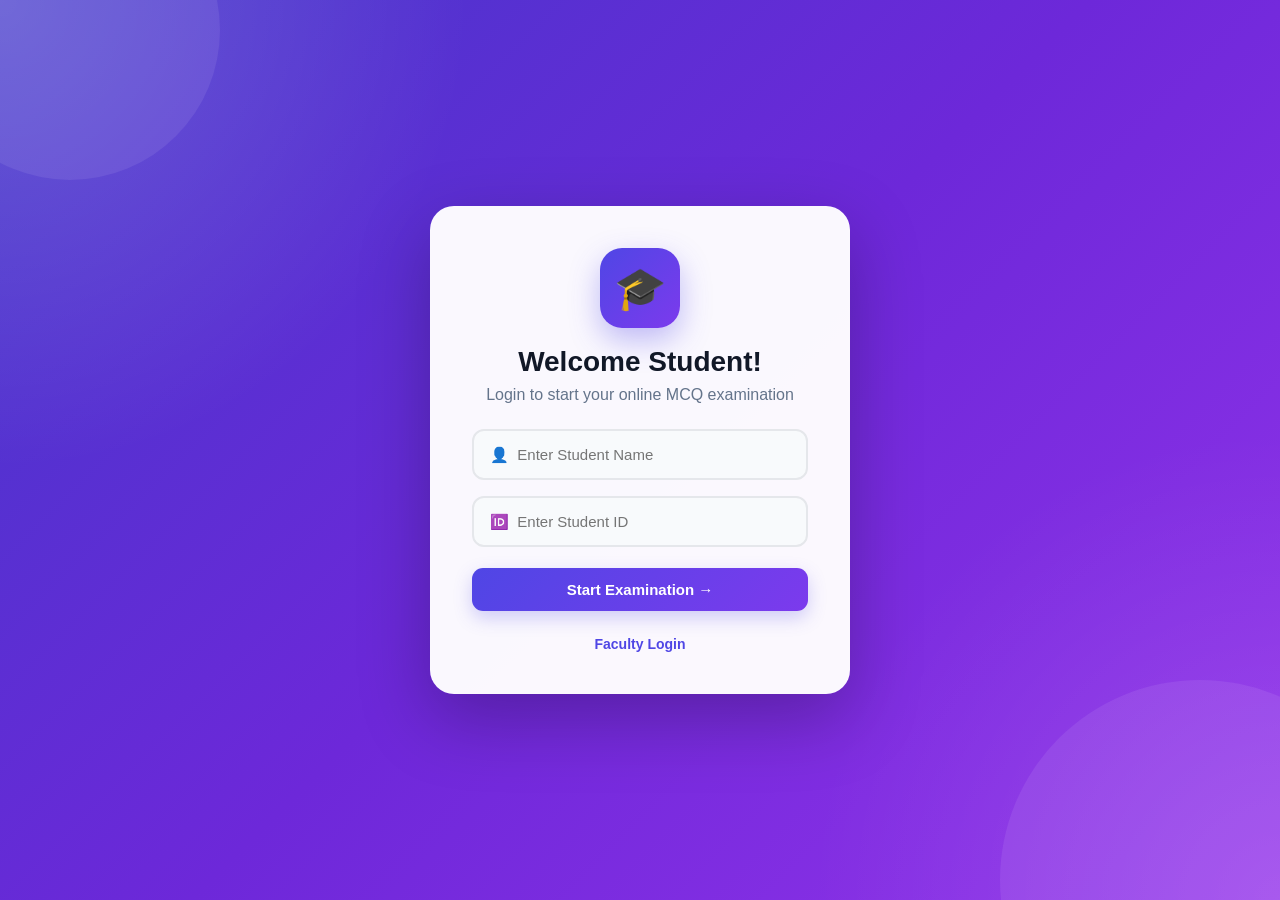
<file: index.html>
<!DOCTYPE html>
<html lang="en">
<head>
    <meta charset="UTF-8">
    <meta name="viewport" content="width=device-width, initial-scale=1.0">

    <title>Student Login | Online Examination</title>

    <link rel="stylesheet" href="style.css">
</head>

<body>

<div class="login-container">

    <div class="login-card">

        <!-- Logo -->
        <div class="logo">
            🎓
        </div>

        <!-- Heading -->
        <h1>Welcome Student!</h1>

        <p>
            Login to start your online MCQ examination
        </p>


        <!-- Student Name -->
        <input
            type="text"
            id="studentName"
            placeholder="👤  Enter Student Name"
            autocomplete="name"
        >


        <!-- Student ID -->
        <input
            type="text"
            id="studentId"
            placeholder="🆔  Enter Student ID"
            autocomplete="off"
        >


        <!-- Login Button -->
        <button onclick="studentLogin()">
            Start Examination →
        </button>


        <!-- Error Message -->
        <p id="errorMessage"></p>


        <!-- Faculty Link -->
        <a
            href="faculty.html"
            class="faculty-link"
        >
            Faculty Login
        </a>

    </div>

</div>


<script>

function studentLogin() {

    const name =
        document.getElementById("studentName")
        .value.trim();

    const id =
        document.getElementById("studentId")
        .value.trim();

    const errorMessage =
        document.getElementById("errorMessage");


    // Clear previous error
    errorMessage.textContent = "";


    // Validate fields
    if (name === "" || id === "") {

        errorMessage.textContent =
            "⚠️ Please enter Student Name and Student ID.";

        errorMessage.style.color = "#dc2626";

        return;
    }


    // Save student details
    localStorage.setItem(
        "studentName",
        name
    );

    localStorage.setItem(
        "studentId",
        id
    );


    // Open exam page
    window.location.href =
        "student.html";
}

</script>

</body>
</html>
</file>
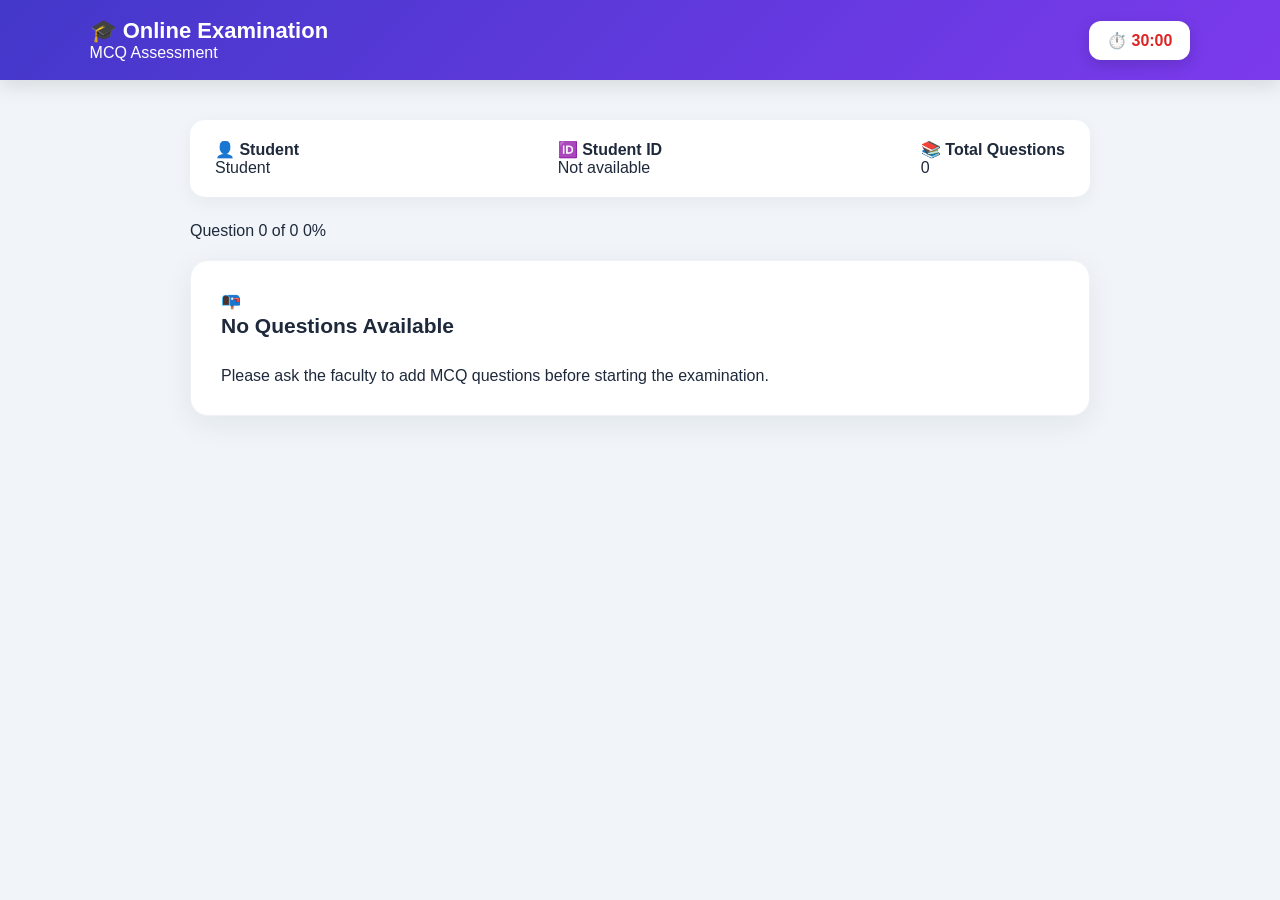
<file: student.html>
<!DOCTYPE html>
<html lang="en">
<head>
    <meta charset="UTF-8">
    <meta name="viewport" content="width=device-width, initial-scale=1.0">

    <title>Online Examination</title>

    <link rel="stylesheet" href="style.css">
</head>

<body>

<!-- =========================
     EXAM HEADER
========================= -->

<header class="exam-header">

    <div>
        <h1>🎓 Online Examination</h1>
        <p>MCQ Assessment</p>
    </div>

    <div class="timer" id="timer">
        ⏱️ 30:00
    </div>

</header>


<!-- =========================
     MAIN
========================= -->

<main class="exam-container">


    <!-- Student Information -->

    <div class="student-info">

        <div>
            <strong>👤 Student</strong>
            <p id="displayName">Loading...</p>
        </div>

        <div>
            <strong>🆔 Student ID</strong>
            <p id="displayId">Loading...</p>
        </div>

        <div>
            <strong>📚 Total Questions</strong>
            <p id="totalQuestions">0</p>
        </div>

    </div>


    <!-- Progress -->

    <div class="exam-progress">

        <div class="progress-info">

            <span id="progressText">
                Question 0 of 0
            </span>

            <span id="progressPercent">
                0%
            </span>

        </div>

        <div class="progress-bar">

            <div
                class="progress-fill"
                id="progressFill">
            </div>

        </div>

    </div>


    <!-- Questions -->

    <div id="examQuestions"></div>


    <!-- Submit -->

    <div class="exam-buttons">

        <button
            id="submitBtn"
            onclick="submitExam()">

            Submit Examination ✓

        </button>

    </div>


    <!-- Result -->

    <div id="result"></div>

</main>


<script>

/* =========================
   LOAD QUESTIONS
========================= */

let questions =
    JSON.parse(
        localStorage.getItem("questions")
    ) || [];


/* =========================
   STUDENT DETAILS
========================= */

const savedName =
    localStorage.getItem("studentName") || "";

const savedId =
    localStorage.getItem("studentId") || "";


document.getElementById("displayName")
    .textContent =
    savedName || "Student";

document.getElementById("displayId")
    .textContent =
    savedId || "Not available";

document.getElementById("totalQuestions")
    .textContent =
    questions.length;


/* =========================
   DISPLAY EXAM
========================= */

function displayExam() {

    const examQuestions =
        document.getElementById("examQuestions");

    examQuestions.innerHTML = "";


    if (questions.length === 0) {

        examQuestions.innerHTML = `

            <div class="question-card empty-exam">

                <div class="empty-icon">
                    📭
                </div>

                <h2>No Questions Available</h2>

                <p>
                    Please ask the faculty to add
                    MCQ questions before starting
                    the examination.
                </p>

            </div>

        `;

        document.getElementById("submitBtn")
            .style.display = "none";

        return;
    }


    questions.forEach((q, index) => {

        const questionDiv =
            document.createElement("div");

        questionDiv.className =
            "question-card exam-question";


        let optionsHTML = "";


        q.options.forEach(
            (option, optionIndex) => {

                optionsHTML += `

                    <label
                        class="option"
                        for="q${index}_${optionIndex}"
                    >

                        <input
                            type="radio"
                            id="q${index}_${optionIndex}"
                            name="question${index}"
                            value="${optionIndex}"
                            onchange="updateProgress()"
                        >

                        <span class="option-letter">
                            ${String.fromCharCode(
                                65 + optionIndex
                            )}
                        </span>

                        <span class="option-text">
                            ${option}
                        </span>

                    </label>

                `;

            }
        );


        questionDiv.innerHTML = `

            <div class="question-number">
                QUESTION ${index + 1}
            </div>

            <h2>
                ${q.question}
            </h2>

            <div class="options-container">
                ${optionsHTML}
            </div>

        `;


        examQuestions.appendChild(
            questionDiv
        );

    });


    updateProgress();

}


/* =========================
   PROGRESS
========================= */

function updateProgress() {

    if (questions.length === 0) {
        return;
    }


    let answered = 0;


    questions.forEach(
        (q, index) => {

            const selected =
                document.querySelector(
                    `input[name="question${index}"]:checked`
                );

            if (selected) {
                answered++;
            }

        }
    );


    const percentage =
        Math.round(
            (answered / questions.length) * 100
        );


    document.getElementById("progressText")
        .textContent =
        `Answered ${answered} of ${questions.length}`;


    document.getElementById("progressPercent")
        .textContent =
        `${percentage}%`;


    document.getElementById("progressFill")
        .style.width =
        `${percentage}%`;

}


/* =========================
   SUBMIT EXAM
========================= */

function submitExam() {

    if (questions.length === 0) {

        alert("No questions available.");

        return;
    }


    const unanswered =
        questions.filter(
            (q, index) => {

                return !document.querySelector(
                    `input[name="question${index}"]:checked`
                );

            }
        ).length;


    if (unanswered > 0) {

        const confirmSubmit =
            confirm(
                `You have ${unanswered} unanswered question(s).\n\nDo you want to submit anyway?`
            );


        if (!confirmSubmit) {
            return;
        }

    }


    let score = 0;


    questions.forEach(
        (q, index) => {

            const selected =
                document.querySelector(
                    `input[name="question${index}"]:checked`
                );


            if (
                selected &&
                Number(selected.value) ===
                Number(q.correctAnswer)
            ) {

                score++;

            }

        }
    );


    const percentage =
        Math.round(
            (score / questions.length) * 100
        );


    showResult(
        score,
        percentage
    );

}


/* =========================
   RESULT
========================= */

function showResult(
    score,
    percentage
) {

    document.getElementById("examQuestions")
        .style.display = "none";

    document.querySelector(".exam-progress")
        .style.display = "none";

    document.getElementById("submitBtn")
        .style.display = "none";


    let message = "";
    let icon = "";


    if (percentage >= 80) {

        icon = "🎉";
        message = "Excellent Performance!";

    } else if (percentage >= 50) {

        icon = "👏";
        message = "Good Job!";

    } else {

        icon = "📚";
        message = "Keep Practicing!";

    }


    document.getElementById("result")
        .innerHTML = `

            <div class="result-container">

                <div class="result-card">

                    <div class="result-icon">
                        ${icon}
                    </div>

                    <h1>
                        Exam Completed!
                    </h1>

                    <p>
                        ${message}
                    </p>

                    <div class="score-box">

                        <p>
                            Your Score
                        </p>

                        <h2>
                            ${score}/${questions.length}
                        </h2>

                        <p>
                            ${percentage}%
                        </p>

                    </div>

                    <div class="result-details">

                        <p>
                            <strong>Student:</strong>
                            ${savedName}
                        </p>

                        <p>
                            <strong>Student ID:</strong>
                            ${savedId}
                        </p>

                    </div>

                    <button
                        onclick="location.href='index.html'">

                        Back to Login

                    </button>

                </div>

            </div>

        `;

}


/* =========================
   TIMER
========================= */

let timeLeft = 30 * 60;

function startTimer() {

    const timer =
        document.getElementById("timer");


    const interval =
        setInterval(() => {

            const minutes =
                Math.floor(
                    timeLeft / 60
                );

            const seconds =
                timeLeft % 60;


            timer.textContent =
                `⏱️ ${minutes}:${String(seconds).padStart(2, "0")}`;


            if (timeLeft <= 0) {

                clearInterval(interval);

                alert(
                    "Time is over. Your exam will be submitted."
                );

                submitExam();

                return;
            }


            timeLeft--;

        }, 1000);

}


/* =========================
   START
========================= */

displayExam();
startTimer();

</script>

</body>
  </html>
</file>
<file: style.css>
/* =========================
   GLOBAL
========================= */

* {
    margin: 0;
    padding: 0;
    box-sizing: border-box;
    font-family: "Segoe UI", Arial, sans-serif;
}

:root {
    --primary: #4f46e5;
    --primary-dark: #3730a3;
    --secondary: #7c3aed;
    --success: #16a34a;
    --danger: #dc2626;
    --dark: #111827;
    --text: #1e293b;
    --muted: #64748b;
    --border: #e2e8f0;
    --light: #f8fafc;
}

body {
    background: #f1f5f9;
    color: var(--text);
}


/* =========================
   LOGIN PAGE
========================= */

.login-container {
    min-height: 100vh;
    display: flex;
    align-items: center;
    justify-content: center;
    padding: 25px;

    background:
        radial-gradient(
            circle at top left,
            rgba(255,255,255,0.18),
            transparent 30%
        ),
        radial-gradient(
            circle at bottom right,
            rgba(255,255,255,0.12),
            transparent 30%
        ),
        linear-gradient(
            135deg,
            #4338ca,
            #6d28d9,
            #9333ea
        );

    position: relative;
    overflow: hidden;
}

/* Decorative circles */

.login-container::before {
    content: "";
    position: absolute;

    width: 300px;
    height: 300px;

    border-radius: 50%;

    background: rgba(255,255,255,0.08);

    top: -120px;
    left: -80px;
}

.login-container::after {
    content: "";
    position: absolute;

    width: 400px;
    height: 400px;

    border-radius: 50%;

    background: rgba(255,255,255,0.08);

    bottom: -180px;
    right: -120px;
}


/* Login Card */

.login-card {
    width: 420px;

    background: rgba(255,255,255,0.97);

    padding: 42px;

    border-radius: 24px;

    text-align: center;

    box-shadow:
        0 25px 70px rgba(0,0,0,0.25);

    position: relative;
    z-index: 2;

    animation: loginAppear 0.7s ease;
}

@keyframes loginAppear {

    from {
        opacity: 0;
        transform: translateY(35px) scale(0.97);
    }

    to {
        opacity: 1;
        transform: translateY(0) scale(1);
    }
}


/* Logo */

.logo {
    width: 80px;
    height: 80px;

    margin: 0 auto 18px;

    display: flex;
    align-items: center;
    justify-content: center;

    font-size: 42px;

    border-radius: 22px;

    background: linear-gradient(
        135deg,
        var(--primary),
        var(--secondary)
    );

    box-shadow:
        0 12px 30px rgba(79,70,229,0.35);

    animation: logoFloat 3s ease-in-out infinite;
}

@keyframes logoFloat {

    0%, 100% {
        transform: translateY(0);
    }

    50% {
        transform: translateY(-6px);
    }
}


.login-card h1 {
    font-size: 28px;
    color: #111827;
    margin-bottom: 8px;
}

.login-card p {
    color: var(--muted);
    margin-bottom: 25px;
}


/* Login Inputs */

.login-card input {
    width: 100%;

    padding: 15px 16px;

    margin-bottom: 16px;

    border: 2px solid #e5e7eb;

    border-radius: 12px;

    outline: none;

    font-size: 15px;

    background: #f8fafc;

    transition: all 0.25s ease;
}

.login-card input:hover {
    border-color: #c7d2fe;
}

.login-card input:focus {

    border-color: var(--primary);

    background: white;

    box-shadow:
        0 0 0 4px rgba(79,70,229,0.1);
}


/* =========================
   BUTTONS
========================= */

button {
    border: none;

    background:
        linear-gradient(
            135deg,
            var(--primary),
            var(--secondary)
        );

    color: white;

    padding: 13px 22px;

    border-radius: 11px;

    cursor: pointer;

    font-size: 15px;

    font-weight: 600;

    transition: all 0.25s ease;

    box-shadow:
        0 7px 18px rgba(79,70,229,0.25);
}

button:hover {

    transform: translateY(-2px);

    box-shadow:
        0 12px 25px rgba(79,70,229,0.35);
}

button:active {
    transform: translateY(0);
}

.login-card button {
    width: 100%;
    margin-top: 5px;
}


/* Faculty Link */

.faculty-link {

    display: block;

    margin-top: 24px;

    color: var(--primary);

    text-decoration: none;

    font-size: 14px;

    font-weight: 600;
}

.faculty-link:hover {
    text-decoration: underline;
}


/* =========================
   EXAM HEADER
========================= */

.exam-header {

    background:
        linear-gradient(
            135deg,
            #4338ca,
            #7c3aed
        );

    color: white;

    padding: 18px 7%;

    display: flex;

    justify-content: space-between;

    align-items: center;

    box-shadow:
        0 5px 20px rgba(0,0,0,0.12);
}

.exam-header h1 {
    font-size: 22px;
}

.timer {

    background: white;

    color: var(--danger);

    padding: 10px 18px;

    border-radius: 12px;

    font-weight: bold;

    box-shadow:
        0 5px 15px rgba(0,0,0,0.15);
}


/* =========================
   EXAM
========================= */

.exam-container {

    width: 80%;

    max-width: 900px;

    margin: 40px auto;
}


/* Student Info */

.student-info {

    background: white;

    padding: 20px 25px;

    border-radius: 15px;

    margin-bottom: 25px;

    display: flex;

    justify-content: space-between;

    align-items: center;

    box-shadow:
        0 5px 20px rgba(0,0,0,0.05);
}


/* Question Card */

.question-card {

    background: white;

    padding: 30px;

    margin-top: 20px;

    border-radius: 18px;

    border: 1px solid #eef2f7;

    box-shadow:
        0 8px 30px rgba(15,23,42,0.07);

    transition: 0.25s ease;
}

.question-card:hover {

    transform: translateY(-2px);

    box-shadow:
        0 12px 35px rgba(15,23,42,0.1);
}


.question-number {

    color: var(--primary);

    font-weight: 700;

    margin-bottom: 12px;
}


.question-card h2 {

    font-size: 21px;

    margin-bottom: 25px;

    line-height: 1.5;
}


/* Options */

.option {

    display: block;

    padding: 16px;

    margin: 12px 0;

    border: 2px solid #e5e7eb;

    border-radius: 12px;

    cursor: pointer;

    transition: all 0.2s ease;

    background: #fff;
}

.option:hover {

    background: #eef2ff;

    border-color: var(--primary);

    transform: translateX(3px);
}

.option input {

    margin-right: 10px;

    accent-color: var(--primary);
}


/* Exam Buttons */

.exam-buttons {

    display: flex;

    justify-content: space-between;

    margin-top: 25px;

    gap: 12px;
}


#submitBtn {

    background:
        linear-gradient(
            135deg,
            #16a34a,
            #15803d
        );

    box-shadow:
        0 7px 18px rgba(22,163,74,0.25);
}

#submitBtn:hover {

    box-shadow:
        0 12px 25px rgba(22,163,74,0.35);
}


/* =========================
   RESULT
========================= */

.result-container {

    min-height: 100vh;

    display: flex;

    align-items: center;

    justify-content: center;

    padding: 20px;

    background:
        linear-gradient(
            135deg,
            #4338ca,
            #7c3aed
        );
}

.result-card {

    background: white;

    width: 450px;

    padding: 45px;

    text-align: center;

    border-radius: 24px;

    box-shadow:
        0 25px 60px rgba(0,0,0,0.25);

    animation: loginAppear 0.6s ease;
}

.result-icon {
    font-size: 65px;
}

.result-card h1 {
    margin: 15px 0;
}

.score-box {

    background:
        linear-gradient(
            135deg,
            #eef2ff,
            #f5f3ff
        );

    padding: 28px;

    border-radius: 18px;

    margin: 25px 0;

    border: 1px solid #e0e7ff;
}

.score-box h2 {

    color: var(--primary);

    font-size: 42px;
}


/* =========================
   FACULTY DASHBOARD
========================= */

.dashboard-header {

    background:
        linear-gradient(
            135deg,
            #111827,
            #1e1b4b
        );

    color: white;

    padding: 20px 7%;

    display: flex;

    justify-content: space-between;

    align-items: center;

    box-shadow:
        0 5px 20px rgba(0,0,0,0.15);
}

.dashboard-header h1 {
    font-size: 23px;
}

.dashboard-header a {

    color: white;

    text-decoration: none;

    padding: 9px 15px;

    border: 1px solid rgba(255,255,255,0.25);

    border-radius: 8px;

    transition: 0.2s;
}

.dashboard-header a:hover {
    background: rgba(255,255,255,0.1);
}


/* Dashboard */

.dashboard {

    width: 85%;

    max-width: 1200px;

    margin: 40px auto;
}


/* Stats */

.stats {

    display: grid;

    grid-template-columns:
        repeat(3, 1fr);

    gap: 20px;

    margin-bottom: 35px;
}

.stat-card {

    background: white;

    padding: 27px;

    border-radius: 18px;

    border: 1px solid #eef2f7;

    box-shadow:
        0 7px 25px rgba(0,0,0,0.05);

    transition: 0.25s ease;

    position: relative;

    overflow: hidden;
}

.stat-card::after {

    content: "";

    position: absolute;

    width: 90px;
    height: 90px;

    border-radius: 50%;

    background: #eef2ff;

    right: -30px;
    top: -30px;
}

.stat-card:hover {

    transform: translateY(-5px);

    box-shadow:
        0 15px 35px rgba(0,0,0,0.1);
}

.stat-card span {
    font-size: 32px;
}

.stat-card h2 {

    margin-top: 10px;

    font-size: 32px;

    color: var(--primary);
}

.stat-card p {
    color: var(--muted);
    margin-top: 5px;
}


/* =========================
   QUESTION BANK
========================= */

.question-bank {

    background: white;

    padding: 30px;

    border-radius: 18px;

    box-shadow:
        0 7px 25px rgba(0,0,0,0.05);
}

.section-title {

    display: flex;

    justify-content: space-between;

    align-items: center;

    margin-bottom: 25px;

    gap: 15px;
}

.section-title h2 {
    font-size: 22px;
}


/* Add Question Form */

.add-question-form {

    background:
        linear-gradient(
            135deg,
            #f8fafc,
            #eef2ff
        );

    padding: 22px;

    border-radius: 15px;

    margin-bottom: 25px;

    display: none;

    border: 1px solid #e0e7ff;
}

.add-question-form input,
.add-question-form select {

    display: block;

    width: 100%;

    padding: 13px;

    margin-bottom: 12px;

    border: 2px solid #e2e8f0;

    border-radius: 10px;

    outline: none;

    background: white;

    transition: 0.2s;
}

.add-question-form input:focus,
.add-question-form select:focus {

    border-color: var(--primary);

    box-shadow:
        0 0 0 4px rgba(79,70,229,0.08);
}


/* Question List */

.question-bank-item {

    border: 1px solid #e2e8f0;

    padding: 20px;

    margin-bottom: 15px;

    border-radius: 14px;

    background: #fff;

    transition: 0.2s;
}

.question-bank-item:hover {

    border-color: #c7d2fe;

    background: #fafaff;

    transform: translateY(-2px);
}

.question-bank-item h3 {
    margin-bottom: 10px;
}

.question-bank-item p {

    color: #475569;

    margin: 7px 0;
}


/* =========================
   RESPONSIVE
========================= */

@media (max-width: 700px) {

    .login-card {

        width: 100%;

        padding: 30px 22px;
    }

    .exam-container,
    .dashboard {

        width: 92%;
    }

    .stats {

        grid-template-columns: 1fr;
    }

    .exam-header,
    .student-info {

        flex-direction: column;

        gap: 15px;

        text-align: center;
    }

    .dashboard-header {

        padding: 18px 5%;

        gap: 12px;
    }

    .dashboard-header h1 {

        font-size: 19px;
    }

    .section-title {

        flex-direction: column;

        align-items: stretch;
    }

    .section-title button {

        width: 100%;
    }

    .question-bank {

        padding: 20px;
    }

    .question-card {

        padding: 20px;
    }

    .exam-buttons {

        flex-direction: column;
    }

    .exam-buttons button {

        width: 100%;
    }

    .result-card {

        width: 100%;

        padding: 30px 20px;
    }
          }
</file>
